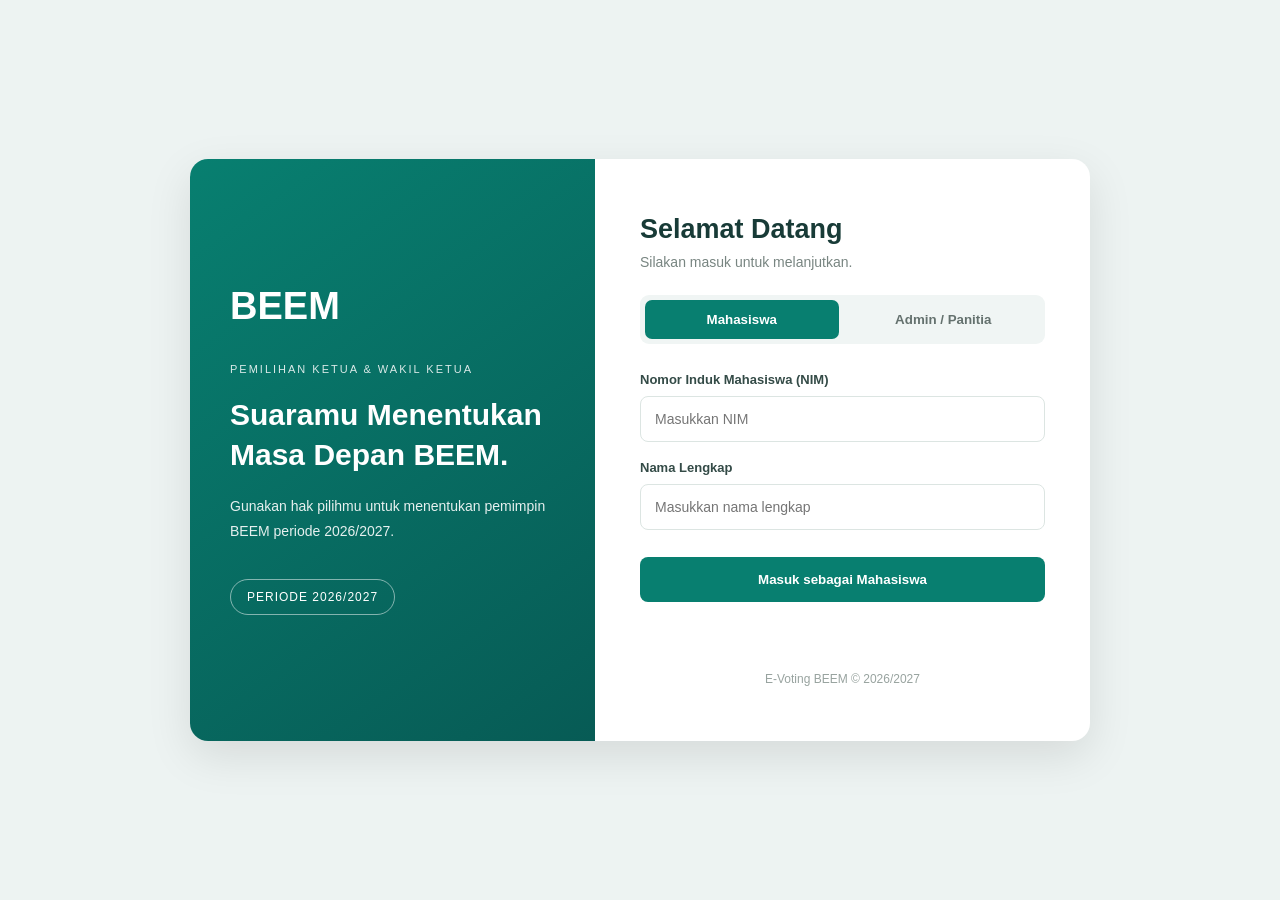
<file: index.html>
<!DOCTYPE html>
<html lang="id">
<head>
    <meta charset="UTF-8">
    <meta name="viewport" content="width=device-width, initial-scale=1.0">
    <title>Login E-Voting BEEM</title>
    <link rel="stylesheet" href="style.css">
</head>
<body>

<div class="login-container">
    <div class="login-info">
        <div class="brand">BEEM</div>
        <span class="tagline">PEMILIHAN KETUA & WAKIL KETUA</span>

        <h1>Suaramu Menentukan Masa Depan BEEM.</h1>
        <p>
            Gunakan hak pilihmu untuk menentukan pemimpin
            BEEM periode 2026/2027.
        </p>

        <div class="period">PERIODE 2026/2027</div>
    </div>

    <div class="login-form-area">
        <div class="form-heading">
            <h2>Selamat Datang</h2>
            <p>Silakan masuk untuk melanjutkan.</p>
        </div>

        <div class="role-tabs">
            <button class="role-tab active" id="studentTab"
                    type="button" onclick="switchRole('student')">
                Mahasiswa
            </button>

            <button class="role-tab" id="adminTab"
                    type="button" onclick="switchRole('admin')">
                Admin / Panitia
            </button>
        </div>

        <!-- LOGIN MAHASISWA -->
        <form id="studentForm">
            <label for="nim">Nomor Induk Mahasiswa (NIM)</label>
            <input type="text" id="nim" placeholder="Masukkan NIM"
                   autocomplete="username" required>

            <label for="studentName">Nama Lengkap</label>
            <input type="text" id="studentName"
                   placeholder="Masukkan nama lengkap"
                   autocomplete="name" required>

            <button type="submit" class="login-button">
                Masuk sebagai Mahasiswa
            </button>
        </form>

        <!-- LOGIN ADMIN -->
        <form id="adminForm" class="hidden">
            <label for="username">Username Admin</label>
            <input type="text" id="username"
                   placeholder="Masukkan username"
                   autocomplete="username" required>

            <label for="password">Password</label>
            <input type="password" id="password"
                   placeholder="Masukkan password"
                   autocomplete="current-password" required>

            <button type="submit" class="login-button">
                Masuk sebagai Admin
            </button>
        </form>

        <p id="message" class="message"></p>

        <div class="footer">
            E-Voting BEEM © 2026/2027
        </div>
    </div>
</div>

<script src="script.js"></script>
</body>
</html>
</file>
<file: style.css>
* {
    margin: 0;
    padding: 0;
    box-sizing: border-box;
    font-family: Arial, sans-serif;
}

body {
    min-height: 100vh;
    display: flex;
    justify-content: center;
    align-items: center;
    padding: 25px;
    background: #edf3f2;
}

.login-container {
    display: flex;
    width: 900px;
    max-width: 100%;
    min-height: 540px;
    background: white;
    border-radius: 18px;
    overflow: hidden;
    box-shadow: 0 15px 45px rgba(0, 0, 0, 0.10);
}

.login-info {
    width: 45%;
    padding: 55px 40px;
    background: linear-gradient(145deg, #087f70, #075b55);
    color: white;
    display: flex;
    flex-direction: column;
    justify-content: center;
}

.brand {
    font-size: 38px;
    font-weight: bold;
    margin-bottom: 35px;
}

.tagline {
    font-size: 11px;
    letter-spacing: 2px;
    margin-bottom: 20px;
    opacity: 0.85;
}

.login-info h1 {
    font-size: 30px;
    line-height: 1.35;
    margin-bottom: 18px;
}

.login-info p {
    font-size: 14px;
    line-height: 1.8;
    opacity: 0.9;
}

.period {
    display: inline-block;
    width: fit-content;
    margin-top: 35px;
    padding: 10px 16px;
    border: 1px solid rgba(255,255,255,.5);
    border-radius: 30px;
    font-size: 12px;
    letter-spacing: 1px;
}

.login-form-area {
    width: 55%;
    padding: 55px 45px;
}

.form-heading {
    margin-bottom: 25px;
}

.form-heading h2 {
    color: #183b37;
    font-size: 27px;
    margin-bottom: 9px;
}

.form-heading p {
    color: #788581;
    font-size: 14px;
}

.role-tabs {
    display: flex;
    gap: 8px;
    padding: 5px;
    background: #f0f5f4;
    border-radius: 9px;
    margin-bottom: 28px;
}

.role-tab {
    flex: 1;
    padding: 12px 5px;
    border: none;
    background: transparent;
    color: #64716e;
    font-weight: bold;
    border-radius: 7px;
    cursor: pointer;
}

.role-tab.active {
    background: #087f70;
    color: white;
}

form label {
    display: block;
    margin-bottom: 9px;
    margin-top: 18px;
    font-size: 13px;
    font-weight: bold;
    color: #344b47;
}

form input {
    width: 100%;
    padding: 14px;
    border: 1px solid #dce5e2;
    border-radius: 8px;
    outline: none;
    font-size: 14px;
}

form input:focus {
    border-color: #087f70;
    box-shadow: 0 0 0 3px rgba(8, 127, 112, .1);
}

.login-button {
    width: 100%;
    padding: 15px;
    margin-top: 27px;
    border: none;
    border-radius: 8px;
    background: #087f70;
    color: white;
    font-weight: bold;
    cursor: pointer;
}

.login-button:hover {
    background: #06685d;
}

.hidden {
    display: none;
}

.message {
    min-height: 20px;
    margin-top: 15px;
    font-size: 13px;
    color: #b54747;
}

.footer {
    margin-top: 35px;
    text-align: center;
    font-size: 12px;
    color: #98a39f;
}

@media (max-width: 700px) {
    .login-container {
        flex-direction: column;
    }

    .login-info,
    .login-form-area {
        width: 100%;
    }

    .login-info {
        padding: 35px 28px;
    }

    .login-info h1 {
        font-size: 25px;
    }

    .login-form-area {
        padding: 35px 28px;
    }
}
</file>
